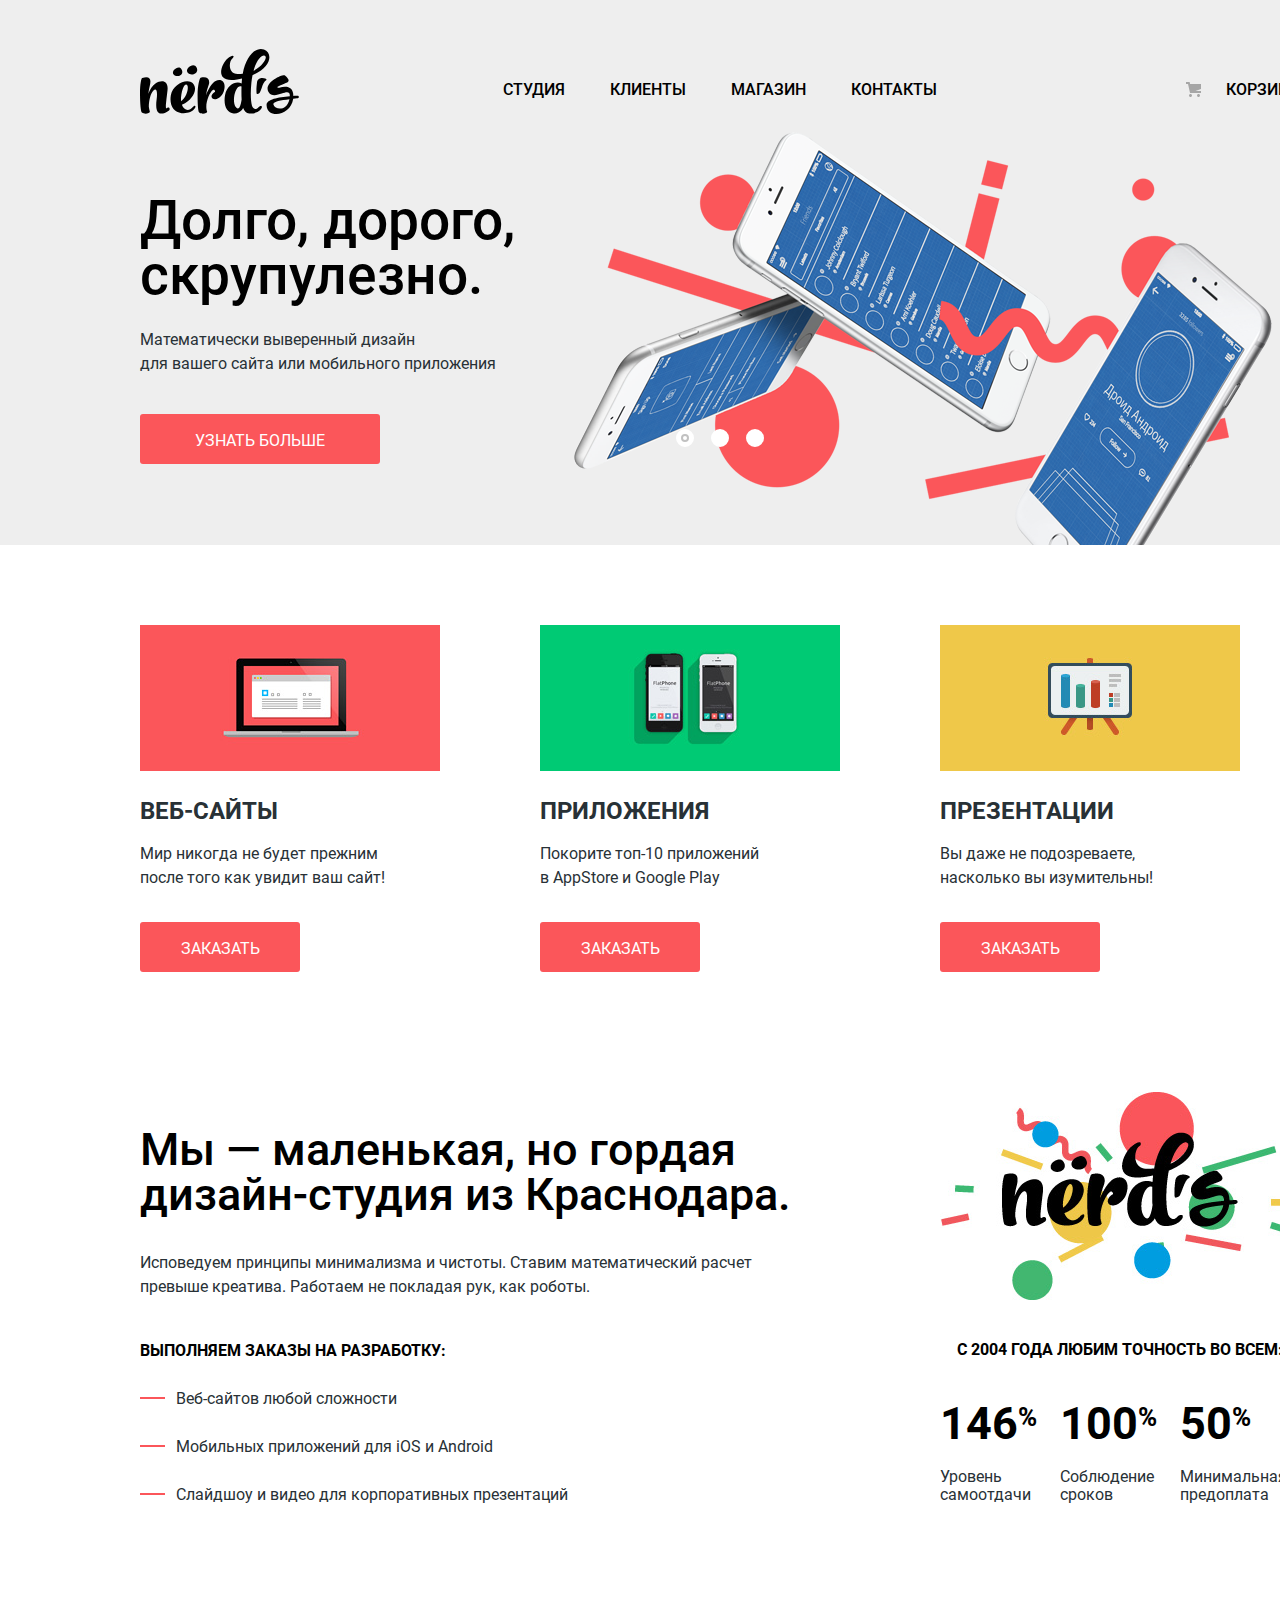
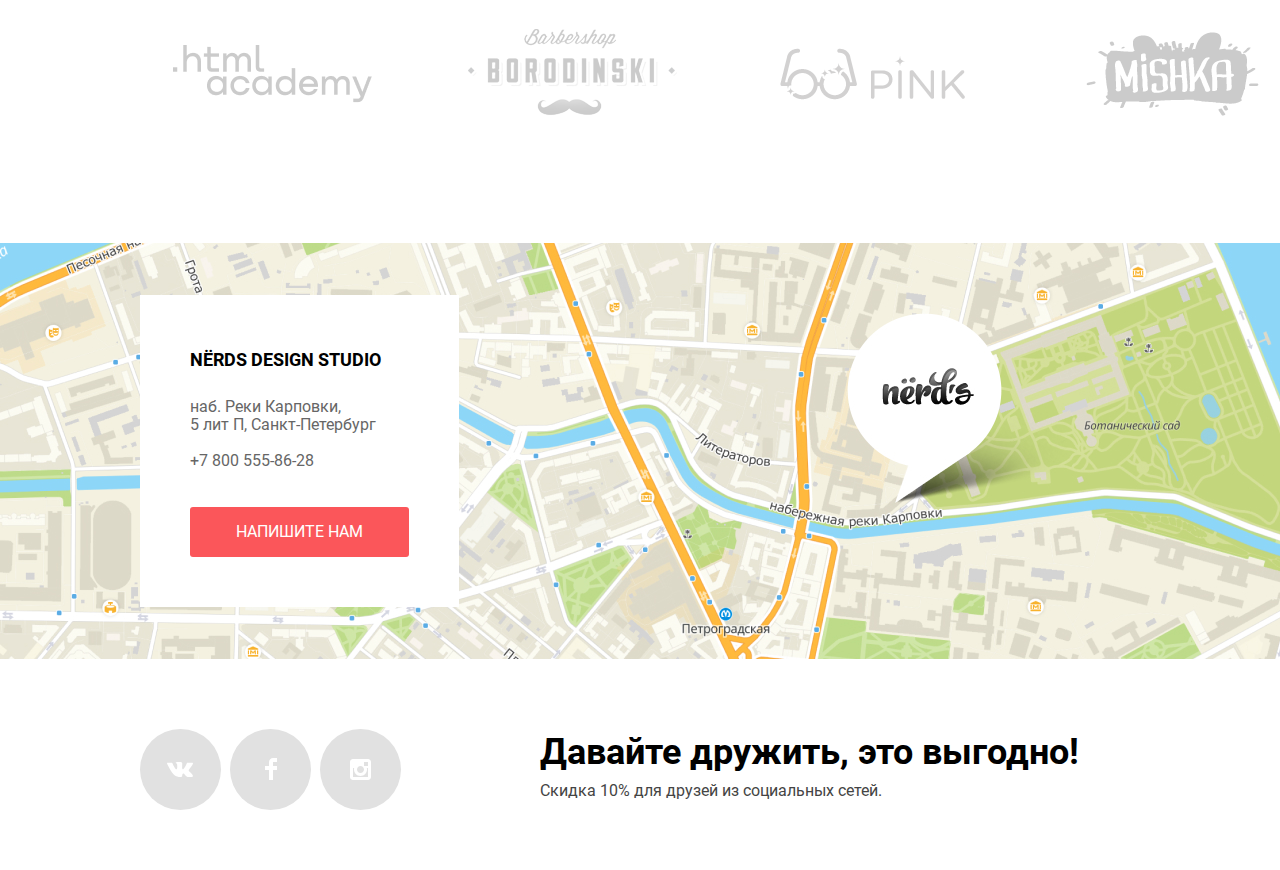
<file: index.html>
<!DOCTYPE html>
<html class="page" lang="ru">

<head>
  <meta charset="utf-8">
  <title>Дизайн-студия Нёрдс</title>
  <link href="normalize.css" rel="stylesheet">
  <link href="css/style.css" rel="stylesheet">
  <link rel="icon" href="favicon.ico">
  <link rel="icon" href="img/favicon/32.svg" type="image/svg+xml">
  <link rel="apple-touch-icon" href="img/favicon/180.png">
  <link rel="manifest" href="manifest.webmanifest">
</head>

<body class="page-body">

  <header class="main-header">
    <nav class="main-navigation container">
      <a class="main-header-logo" href="index.html">
        <img src="img/logo/nerds-logo.svg" width="159" height="65" alt="Логотип дизайн-студии Нёрдс">
      </a>
      <ul class="site-navigation">
        <li class="site-navigation-item"><a class="site-navigation-link" href="blank.html">Студия</a></li>
        <li class="site-navigation-item"><a class="site-navigation-link" href="blank.html">Клиенты</a></li>
        <li class="site-navigation-item"><a class="site-navigation-link" href="catalog.html">Магазин</a></li>
        <li class="site-navigation-item"><a class="site-navigation-link" href="#">Контакты</a></li>
      </ul>
      <div class="user-navigation">
        <a class="cart-link" href="blank.html">Корзина</a>
      </div>
    </nav>
  </header>

  <main class="main-page">

    <h1 class="visually-hidden">Дизайн-студия Нёрдс</h1>
    <section class="slider">
      <div class="site-wrapper site-wrapper-1">
        <div class="container">
          <h2 class="visually-hidden">Слайдер</h2>
          <ul class="slider-list">
            <li class="slider-item slide slider-current">
              <p class="slider-header">Долго, дорого, скрупулезно.</p>
              <p class="slider-description">Математически выверенный дизайн <br>
                для вашего сайта или мобильного приложения
              </p>
              <a class="button slider-button" hhref="catalog.html"><span>Узнать больше</span></a>
            </li>
            <li class="slider-item slide">
              <p class="slider-header">Любим математику как никто другой</p>
              <p class="slider-description">Никакого креатива, только математические формулы
                для расчета идеальных пропорций
              </p>
              <a class="button slider-button" href="catalog.html"><span>Узнать больше</span></a>
            </li>
            <li class="slider-item slide">
              <p class="slider-header">Только ночь, <br> только хардкор</p>
              <p class="slider-description">Работать днем, как все? Мы против этого.<br>
                Ближе к полуночи работа только начинается.
              </p>
              <a class="button slider-button" href="catalog.html"><span>Узнать больше</span></a>
            </li>
          </ul>
          <div class="slider-controls">
            <button class="current" type="button" aria-label="Первый слайд"></button>
            <button type="button" aria-label="Второй слайд"></button>
            <button type="button" aria-label="Третий слайд"></button>
          </div>
        </div>
      </div>
    </section>


    <section class="services container">
      <h2 class="visually-hidden">Услуги</h2>
      <ul class="services-list">
        <li class="services-item">
          <h3 class="services-header">Веб-сайты</h3>
          <p class="services-info">Мир никогда не будет прежним<br>
            после того как увидит ваш сайт!</p>
          <a class="button button-services" href="catalog.html"><span>Заказать</span></a>
        </li>
        <li class="services-item">
          <h3 class="services-header">Приложения</h3>
          <p class="services-info">Покорите топ-10 приложений<br>
            в AppStore и Google Play</p>
          <a class="button button-services" href="catalog.html"><span>Заказать</span></a>
        </li>
        <li class="services-item">
          <h3 class="services-header">Презентации</h3>
          <p class="services-info">Вы даже не подозреваете,<br>
            наcколько вы изумительны!</p>
          <a class="button button-services" href="catalog.html"><span>Заказать</span></a>
        </li>
      </ul>
    </section>

    <div class="container info-statistics-wrapper">
      <section class="info">
        <h2 class="visually-hidden">О нас</h2>
        <p class="info-header">Мы — маленькая, но гордая<br>
          дизайн-студия из Краснодара.</p>
        <p class="info-description">Исповедуем принципы минимализма и чистоты. Ставим математический расчет<br>
          превыше креатива. Работаем не покладая рук, как роботы.</p>
        <p class="info-oders">Выполняем заказы на разработку:</p>
        <ul class="info-list">
          <li class="info-item">Веб-сайтов любой сложности</li>
          <li class="info-item">Мобильных приложений для iOS и Android</li>
          <li class="info-item">Слайдшоу и видео для корпоративных презентаций</li>
        </ul>
      </section>

      <section class="statistics">
        <h2 class="visually-hidden">Статистика</h2>
        <p class="statistics-title">С 2004 года любим точность во всем:</p>
        <dl class="statistics-list">
          <dt class="statistics-term">Уровень самоотдачи</dt>
          <dd class="statistics-scale">146<sup class="percent">%</sup></dd>

          <dt class="statistics-term">Соблюдение сроков</dt>
          <dd class="statistics-scale">100<sup class="percent">%</sup></dd>

          <dt class="statistics-term">Минимальная предоплата</dt>
          <dd class="statistics-scale">50<sup class="percent">%</sup></dd>
        </dl>
      </section>
    </div>

    <section class="clients container">
      <h2 class="visually-hidden">Клиенты</h2>
      <ul class="clients-list">
        <li class="clients-item">
          <a class="clients-logo" href="#">
            <img src="img/logo/logo-1.png" width="199" height="57" alt="HTML Academy">
          </a>
        </li>
        <li class="clients-item">
          <a class="clients-logo" href="#">
            <img src="img/logo/logo-2.png" width="209" height="90" alt="«Барбершоп Бородинский»">
          </a>
        </li>
        <li class="clients-item">
          <a class="clients-logo" href="#">
            <img src="img/logo/logo-3.png" width="185" height="52" alt="Pink">
          </a>
        </li>
        <li class="clients-item">
          <a class="clients-logo" href="#">
            <img src="img/logo/logo-4.png" width="173" height="84" alt="Mishka">
          </a>
        </li>
      </ul>
    </section>

  </main>

  <footer class="main-footer">


    <section class="contacts map">
      <div class="container">
        <div class="contacts-background">
          <h2 class="visually-hidden">Контакты</h2>
          <p class="contacts-heading">Nёrds Design Studio</p>
          <p class="contacts-address">наб. Реки Карповки,<br>
            5 лит П, Санкт-Петербург
          </p>
          <p class="contacts-phone">
            <a class="footer-phone" href="tel:+78005558628">+7 800 555-86-28</a>
          </p>
          <a class="button button-contacts" href="#">Напишите нам</a>
        </div>
      </div>
    </section>


    <section class="footer-social container">
      <h2 class="visually-hidden">Давайте дружить!</h2>
      <ul class="social-list">
        <li class="social-item">
          <a class="social-button" href="#"><span class="visually-hidden">Вконтакте</span>
            <svg class="social-active" width="27" height="15" viewBox="0 0 27 15" fill="none"
              xmlns="http://www.w3.org/2000/svg">
              <path d="M16.138 11.51C17.094 11.201 18.318 13.55 19.621 14.449C20.599 15.13 21.348 14.983 21.348 14.983L24.821 14.933C24.821
            14.933 26.636 14.821 25.778 13.379C25.707 13.259 25.275 12.31 23.193 10.357C21.016 8.31404 21.311 8.64504 23.932 5.11304C25.529
            2.96004 26.168 1.64504 25.968 1.08504C25.776 0.546037 24.603 0.686037 24.603 0.686037L20.69 0.713037C20.309 0.714037 19.986 0.832037 
            19.839 1.22804C19.836 1.23204 19.218 2.89404 18.394 4.30704C16.653 7.29604 15.958 7.45504 15.67 7.26804C15.009 6.83504 15.176 5.53104 
            15.176 4.60404C15.176 1.70704 15.608 0.499037 14.33 0.187037C13.903 0.0830374 13.591 0.0150374 12.502 0.00503741C11.11 -0.0159626 9.92797 
            0.00503743 9.25797 0.334037C8.81297 0.557037 8.47197 1.04604 8.67897 1.07404C8.93897 1.10904 9.52197 1.23404 9.83397 1.66004C10.235 2.21204 
            10.223 3.44904 10.223 3.44904C10.223 3.44904 10.452 6.86004 9.68297 7.28304C9.15497 7.57304 8.43297 6.98104 6.87997 4.26704C6.08697 2.87904 
            5.48797 1.34504 5.48797 1.34504C5.48797 1.34504 5.37197 1.06004 5.16197 0.904037C4.91197 0.719037 4.56197 0.660037 4.56197 0.660037L0.84797 
            0.684037C0.84797 0.684037 0.28997 0.700037 0.0849697 0.946037C-0.0970303 1.16404 0.0699697 1.61404 0.0699697 1.61404C0.0699697 1.61404 2.97897 
            8.49504 6.27297 11.961C9.29297 15.143 12.725 14.932 12.725 14.932H14.28C14.28 14.932 14.749 14.878 14.989 14.62C15.213 14.38 15.203 13.929 
            15.203 13.929C15.203 13.929 15.172 11.82 16.138 11.51Z" fill="white" />
            </svg>
          </a>
        </li>
        <li class="social-item">
          <a class="social-button" href="#"><span class="visually-hidden">Фейсбук</span>
            <svg class="social-active" width="12" height="22" viewBox="0 0 12 22" fill="none"
              xmlns="http://www.w3.org/2000/svg">
              <path d="M12 4V0H8C5.79086 0 4 1.79086 4 4V8H0V12H4V22H8V12H12V8H8V4H12Z" fill="white" />
            </svg>
          </a>
        </li>
        <li class="social-item">
          <a class="social-button" href="#"><span class="visually-hidden">Инстаграм</span>
            <svg class="social-active" width="21" height="21" viewBox="0 0 21 21" fill="none"
              xmlns="http://www.w3.org/2000/svg">
              <path fill-rule="evenodd" clip-rule="evenodd" d="M3 0H18C19.65 0 21 1.35 21 3V18C21 19.65 19.65 21 18 21H3C1.35 21 0 19.65 0 18V3C0 1.35 1.35 0 3 0ZM14 10.5C14
            8.57 12.43 7 10.5 7C8.57 7 7 8.57 7 10.5C7 12.43 8.57 14 10.5 14C12.43 14 14 12.43 14 10.5ZM3 18V9H4.181C4.0626
            9.49127 4.00186 9.99467 4 10.5C4 14.0899 6.91015 17 10.5 17C14.0899 17 17 14.0899 17 10.5C16.9986 9.99464
            16.9379 9.49118 16.819 9H18V18H3ZM14 7H18V3H14V7Z" fill="white" />
            </svg>
          </a>
        </li>
      </ul>
      <p class="social-slogan">Давайте дружить, это выгодно!</p>
      <p class="social-promo">Скидка 10% для друзей из социальных сетей.</p>
    </section>

  </footer>

  <!-- <section class="modal">
    <h2 class="modal-title">Напишите нам</h2>
    <form class="connect-form" action="https://echo.htmlacademy.ru" method="post">
      <p>
        <label for="login-login">Ваше имя:</label>
        <input id="login-login" type="text" name="login" placeholder="Имя Фамилия">
      </p>
      <p>
        <label for="login-email">Ваш email:</label>
        <input id="login-email" type="email" name="email" placeholder="email@example.com">
      </p>
      <p>
        <textarea name="comment" id="comment-field" placeholder="В свободной форме"></textarea>
      </p>
      <button class="button" type="submit">Отправить</button>
    </form>
    <button class="modal-close" type="button">Закрыть</button>
  </section> -->

</body>

</html>
</file>
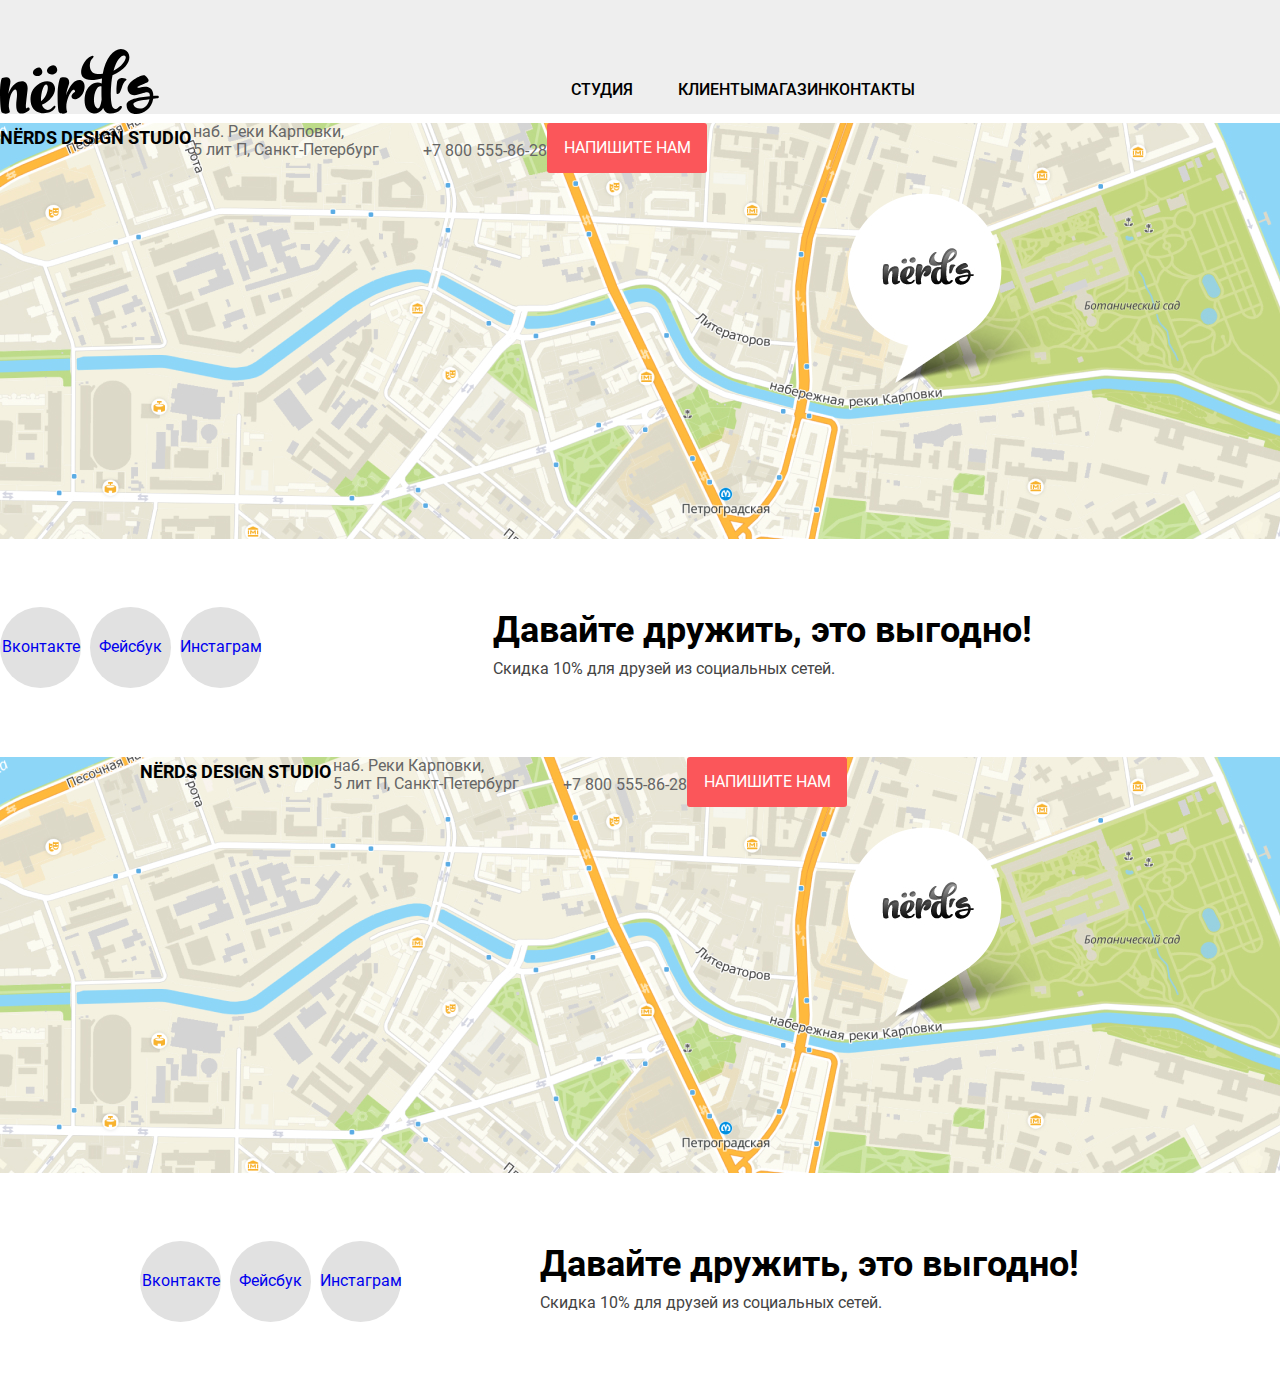
<file: blank.html>
<!DOCTYPE html>
<html class="page" lang="ru">

<head>
  <meta charset="utf-8">
  <title>Дизайн-студия Нёрдс</title>
  <link href="normalize.css" rel="stylesheet">
  <link href="css/style.css" rel="stylesheet">
  <link rel="icon" href="favicon.ico">
  <link rel="icon" href="img/favicon/32.svg" type="image/svg+xml">
  <link rel="apple-touch-icon" href="img/favicon/180.png">
  <link rel="manifest" href="manifest.webmanifest">
</head>

<body class="page-body">

  <header class="main-header">
    <nav class="main-navigation">
      <a class="main-header-logo" href="index.html">
        <img src="img/logo/nerds-logo.svg" width="159" height="65" alt="Логотип дизайн-студии Нёрдс">
      </a>
      <ul class="site-navigation">
        <li class="site-navigation-item"><a class="site-navigation-link" href="blank.html">Студия</a></li>
        <li><a href="blank.html">Клиенты</a></li>
        <li><a href="catalog.html">Магазин</a></li>
        <li><a href="#">Контакты</a></li>
      </ul>
      <div class="user-navigation">
      <a class="cart-link" href="blank.html">Корзина</a>
      </div>
    </nav>
  </header>

  <main>

  </main>

  <footer class="main-footer">
    
    <div class="map">
    <section class="contacts">
      <h2 class="visually-hidden">Контакты</h2>
      <p class="contacts-heading">Nёrds Design Studio</p>
      <p class="contacts-address">наб. Реки Карповки,<br>
        5 лит П, Санкт-Петербург
      </p>
      <p>
        <a class="footer-phone" href="tel:+78005558628">+7 800 555-86-28</a>
      </p>
      <a class="button" href="#">Напишите нам</a>

    </section>
    </div>

    <section class="footer-social">
      <h2 class="visually-hidden">Давайте дружить!</h2>
      <ul class="social-list">
        <li class="social-item">
          <a class="social-button" href="#">Вконтакте</a>
        </li>
        <li class="social-item">
          <a class="social-button" href="#">Фейсбук</a>
        </li>
        <li class="social-item">
          <a  class="social-button" href="#">Инстаграм</a>
        </li>
      </ul>
      <p class="social-slogan">Давайте дружить, это выгодно!</p>
      <p class="social-promo">Скидка 10% для друзей из социальных сетей.</p>
    </section>

    <footer class="main-footer">

      <div class="map">
        <section class="contacts container">
          <h2 class="visually-hidden">Контакты</h2>
          <p class="contacts-heading">Nёrds Design Studio</p>
          <p class="contacts-address">наб. Реки Карповки,<br>
            5 лит П, Санкт-Петербург
          </p>
          <p>
            <a class="footer-phone" href="tel:+78005558628">+7 800 555-86-28</a>
          </p>
          <a class="button" href="#">Напишите нам</a>
  
        </section>
      </div>
  
      <section class="footer-social container">
        <!-- <h2 class="visually-hidden">Давайте дружить!</h2> -->
        <ul class="social-list">
          <li class="social-item">
            <a class="social-button" href="#">Вконтакте</a>
          </li>
          <li class="social-item">
            <a class="social-button" href="#">Фейсбук</a>
          </li>
          <li class="social-item">
            <a class="social-button" href="#">Инстаграм</a>
          </li>
        </ul>
        <p class="social-slogan">Давайте дружить, это выгодно!</p>
        <p class="social-promo">Скидка 10% для друзей из социальных сетей.</p>
      </section>
  
    </footer>
  
    <!-- <section class="modal">
      <h2 class="modal-title">Напишите нам</h2>
      <form class="connect-form" action="https://echo.htmlacademy.ru" method="post">
        <p>
          <label for="login-login">Ваше имя:</label>
          <input id="login-login" type="text" name="login" placeholder="Имя Фамилия">
        </p>
        <p>
          <label for="login-email">Ваш email:</label>
          <input id="login-email" type="email" name="email" placeholder="email@example.com">
        </p>
        <p>
          <textarea name="comment" id="comment-field" placeholder="В свободной форме"></textarea>
        </p>
        <button class="button" type="submit">Отправить</button>
      </form>
      <button class="modal-close" type="button">Закрыть</button>
    </section> -->
  
  </body>
  
  </html>
</file>
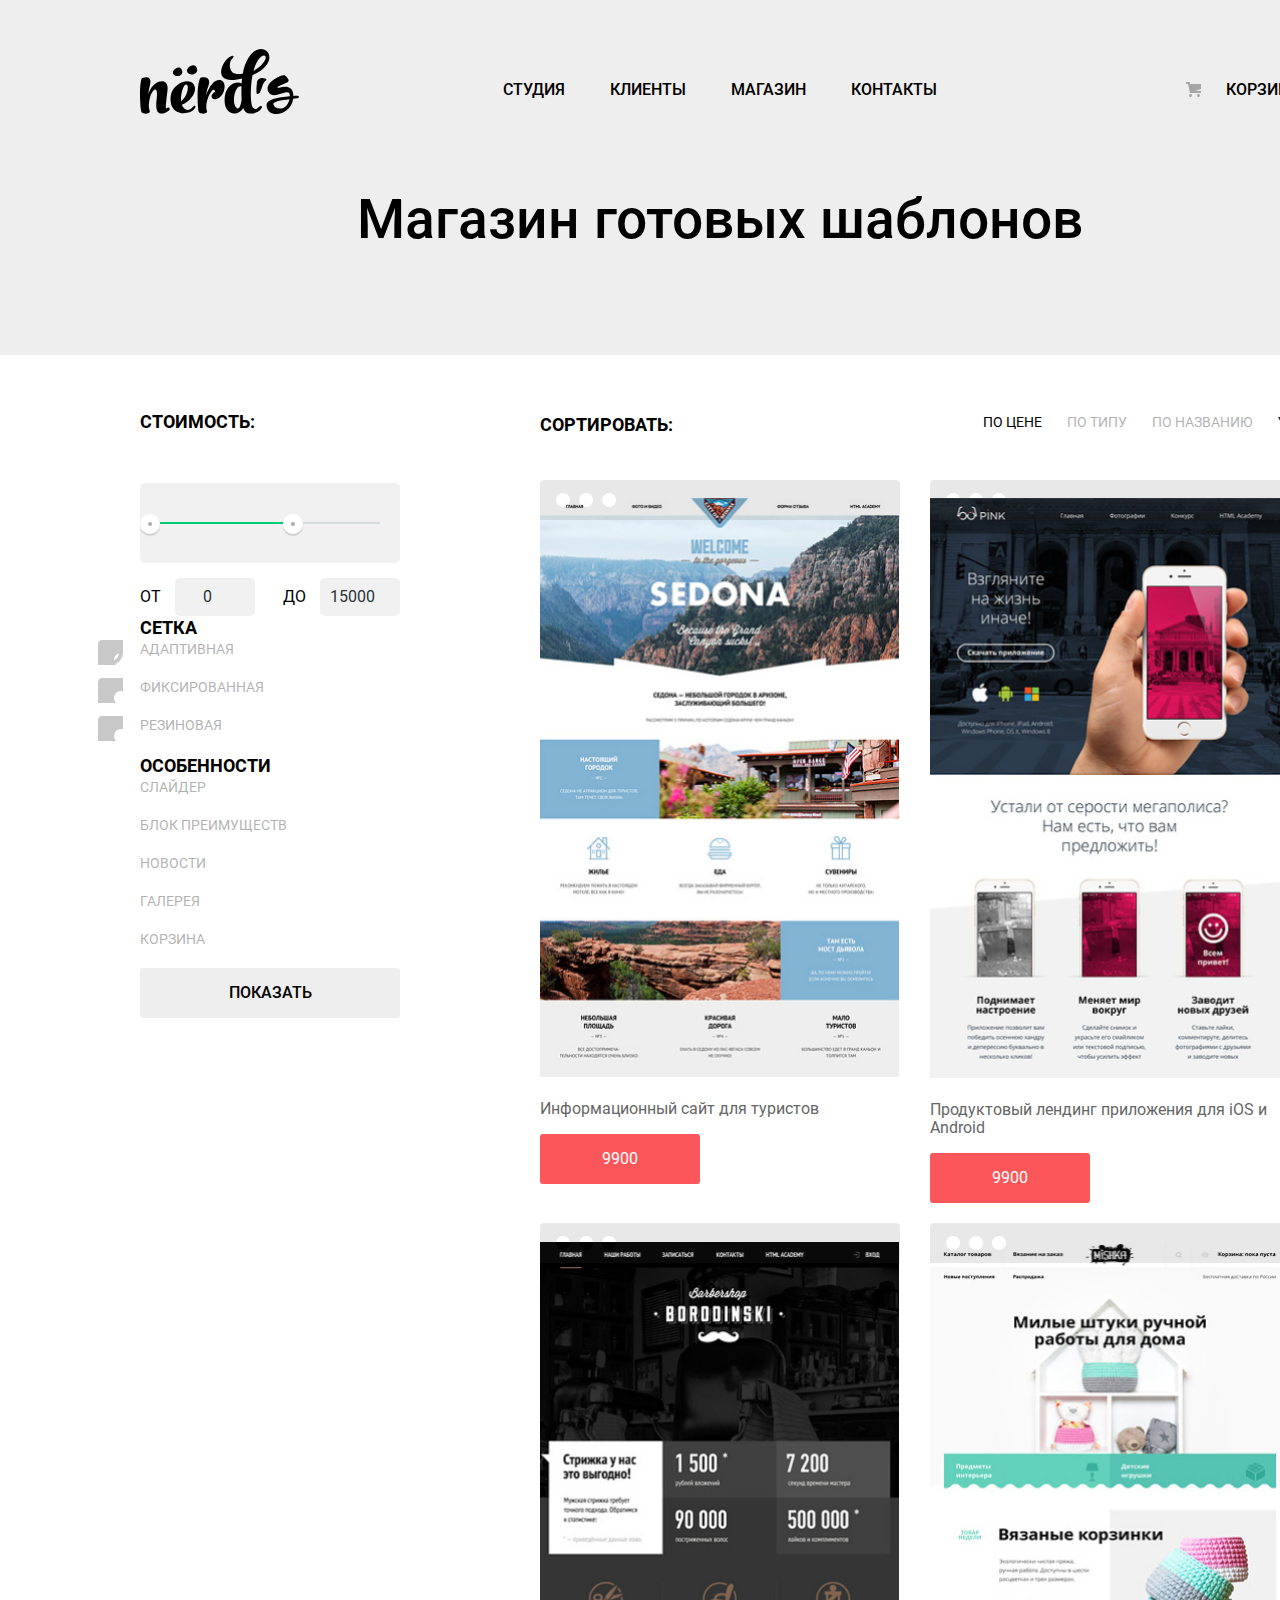
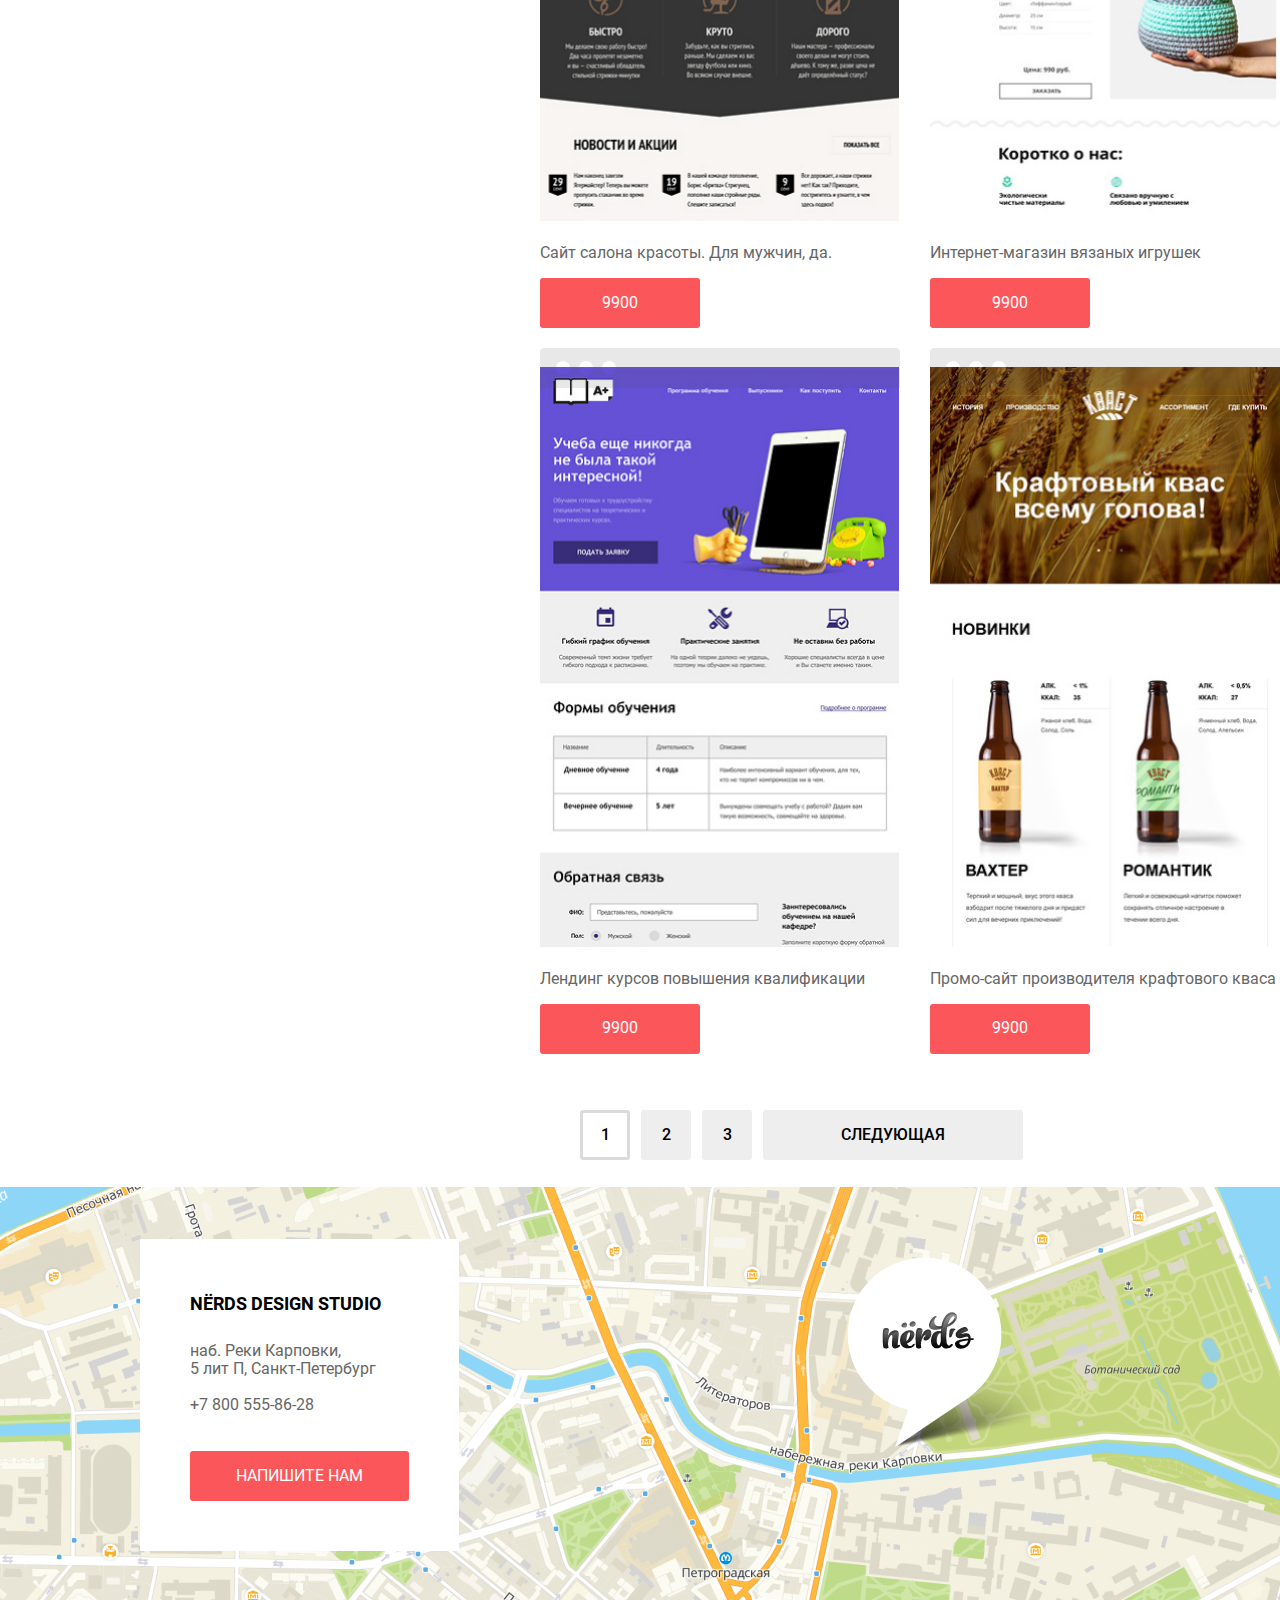
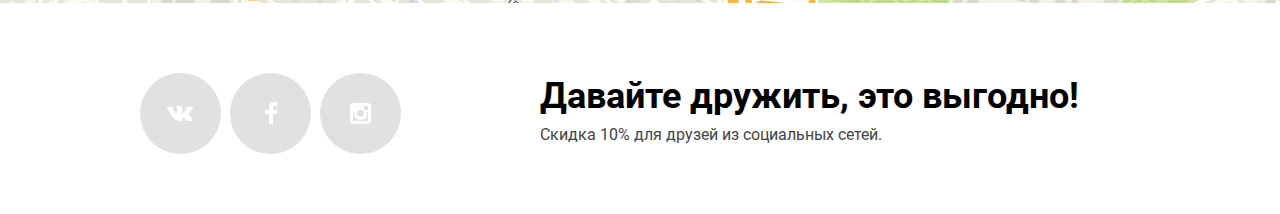
<file: catalog.html>
<!DOCTYPE html>
<html class="page" lang="ru">

<head>
  <meta charset="utf-8">
  <title>Дизайн-студия Нёрдс</title>
  <link href="normalize.css" rel="stylesheet">
  <link href="css/style.css" rel="stylesheet">
  <link rel="icon" href="favicon.ico">
  <link rel="icon" href="img/favicon/32.svg" type="image/svg+xml">
  <link rel="apple-touch-icon" href="img/favicon/180.png">
  <link rel="manifest" href="manifest.webmanifest">
</head>

<body class="page-body">

  <header class="main-header">
    <nav class="main-navigation container">
      <a class="main-header-logo" href="index.html">
        <img src="img/logo/nerds-logo.svg" width="159" height="65" alt="Логотип дизайн-студии Нёрдс">
      </a>
      <ul class="site-navigation">
        <li class="site-navigation-item"><a class="site-navigation-link" href="blank.html">Студия</a></li>
        <li class="site-navigation-item"><a class="site-navigation-link" href="blank.html">Клиенты</a></li>
        <li class="site-navigation-item"><a class="site-navigation-link" href="catalog.html">Магазин</a></li>
        <li class="site-navigation-item"><a class="site-navigation-link" href="#">Контакты</a></li>
      </ul>
      <div class="user-navigation">
        <a class="cart-link" href="blank.html">Корзина</a>
      </div>
    </nav>
  </header>

  <main class="main-page">
    <div class="catalog-background">
        <h1 class="catalog container">Магазин готовых шаблонов</h1>
    </div>

    <div class="catalog-page container">
      <section class="goods-filter">
        <h2 class="visually-hidden">Фильтр товаров</h2>
        <form action="https://echo.htmlacademy.ru" method="get">
          <fieldset class="filter-item">
            <legend class="legend-shop">Стоимость:</legend>
            <div class="range-filter">
              <div class="range-controls">
                <div class="scale">
                  <div class="bar" style="
                    width: 60%;
                    /* margin-left: 20% */
                  "></div>
                </div>
                <div class="toggle toggle-min" tabindex="0" style="
                  left: 0%
                "></div>
                <div class="toggle toggle-max" tabindex="0" style="
                  left: 55%
                "></div>
              </div>
              <div class="price-controls">
                <label class="min-price">
                  от <input type="number" name="min-price" value="0">
                </label>
                <label class="max-price">
                  до <input type="number" name="max-price" value="15000">
                </label>
              </div>
            </div>
          </fieldset>
          <fieldset class="filter-item">
            <legend class="legend-shop">Сетка</legend>
            <ul class="filter-list">
              <li class="filter-option filter-radio">
                <input class="visually-hidden filter-input-radio filter-input" type="radio" name="product-group" value="adaptive"
                  id="filter-adaptive" checked>
                <label class="filter-input" for="filter-adaptive">Адаптивная</label>
              </li>
              <li class="filter-option filter-radio">
                <input class="visually-hidden filter-input-radio filter-input" type="radio" name="product-group" value="fixed"
                  id="filter-fixed">
                <label class="filter-input" for="filter-fixed">Фиксированная</label>
              </li>
              <li class="filter-option filter-radio">
                <input class="visually-hidden filter-input-radio filter-input" type="radio" name="product-group" value="elastic"
                  id="filter-elastic">
                <label class="filter-input" for="filter-elastic">Резиновая</label>
              </li>
            </ul>
          </fieldset>
          <fieldset class="filter-item">
            <legend class="legend-shop">Особенности</legend>
            <ul class="filter-list">
              <li class="filter-option filter-checkbox">
                <input class="visually-hidden filter-input-checkbox filter-input" type="checkbox" name="slider" id="filter-slider" checked>
                <label class="filter-label-checkbox" for="filter-slider">Слайдер</label>
              </li>
              <li class="filter-option filter-checkbox">
                <input class="visually-hidden filter-input-checkbox filter-input" type="checkbox" name="advantage-block"
                  id="filter-advantage-block">
                <label class="filter-label-checkbox" for="filter-advantage-block">Блок преимуществ</label>
              </li>
              <li class="filter-option filter-checkbox">
                <input class="visually-hidden filter-input-checkbox filter-input" type="checkbox" name="news" id="filter-news" checked>
                <label class="filter-label-checkbox" for="filter-news">Новости</label>
              </li>
              <li class="filter-option filter-checkbox">
                <input class="visually-hidden filter-input-checkbox filter-input" type="checkbox" name="gallery" id="filter-gallery">
                <label class="filter-label-checkbox" for="filter-gallery">Галерея</label>
              </li>
              <li class="filter-option filter-checkbox">
                <input class="visually-hidden filter-input-checkbox filter-input" type="checkbox" name="basket" id="filter-basket">
                <label class="filter-label-checkbox" for="filter-basket">Корзина</label>
              </li>
            </ul>
          </fieldset>
          <button class="button-show" type="submit">Показать</button>
        </form>
      </section>

      <section class="sorting-filter">

        <h2 class="legend-shop">Сортировать:</h2>
        <ul class="sort-list">
          <li class="sort-item">
            <a class="sort-option current-sort" href="catalog.html">По цене</a>
          </li>
          <li class="sort-item">
            <a class="sort-option" href="catalog.html">По типу</a>
          </li>
          <li class="sort-item">
            <a class="sort-option" href="catalog.html">По названию</a>
          </li>
        </ul>

        <ul class="order-list">
          <li class="order-item">
            <a class="order-link" href="catalog.html"><span class="visually-hidden">От большего к меньшему</span>
              <svg class="order-button order-current"width="11" height="10" viewBox="0 0 11 10" fill="none" xmlns="http://www.w3.org/2000/svg">
                <path d="M5.5 10L0 0H11" fill="#A6A6A6"/>
              </svg>               
            </a>
          </li>
          <li class="order-item">
            <a class="order-link" href="catalog.html"><span class="visually-hidden">От меньшего к большему</span>
              <svg class="order-button" width="11" height="10" viewBox="0 0 11 10" fill="none" xmlns="http://www.w3.org/2000/svg">
                <path d="M5.5 0L0 10H11L5.5 0Z" fill="#A6A6A6"/>
              </svg>
            </a>
          </li>
        </ul>

      </section>

      <section class="goods-page">
        <h2 class="visually-hidden">Товары</h2>
        <ul class="goods-list">
          <li class="goods-item">
            <h3><a class="goods-name" href="#"><span class="visually-hidden">Sedona</span></a></h3>
            <a href="#"><img src="img/img-sedona.jpg" width="359" height="578" alt="Sedona"></a>
            <p class="goods-description">Информационный сайт для туристов</p>
            <button class="button" type="button">9900</button>
          </li>
          <li class="goods-item">
            <h3><a class="goods-name" href="#"><span class="visually-hidden">Pink App</span></a></h3>
            <a href="#"><img src="img/img-pink.jpg" width="359" height="578" alt="Pink App"></a>
            <p class="goods-description">Продуктовый лендинг приложения для iOS и Android</p>
            <button class="button" type="button">9900</button>
          </li>
          <li class="goods-item">
            <h3><a class="goods-name" href="#"><span class="visually-hidden">Barbershop</span></a></h3>
            <a href="#"><img src="img/img-barbershop.jpg" width="359" height="578" alt="Barbershop"></a>
            <p class="goods-description">Сайт салона красоты. Для мужчин, да.</p>
            <button class="button" type="button">9900</button>
          </li>
          <li class="goods-item">
            <h3><a class="goods-name" href="#"><span class="visually-hidden">Mishka</span></a></h3>
            <a href="#"><img src="img/img-mishka.jpg" width="359" height="578" alt="Mishka"></a>
            <p class="goods-description">Интернет-магазин вязаных игрушек</p>
            <button class="button" type="button">9900</button>
          </li>
          <li class="goods-item">
            <h3><a class="goods-name" href="#"><span class="visually-hidden">A Plus</span></a></h3>
            <a href="#"><img src="img/img-aplus.png" width="359" height="578" alt="A Plus"></a>
            <p class="goods-description">Лендинг курсов повышения квалификации</p>
            <button class="button" type="button">9900</button>
          </li>
          <li class="goods-item">
            <h3><a class="goods-name" href="#"><span class="visually-hidden">Кваст</span></a></h3>
            <a href="#"><img src="img/img-kvast.jpg" width="359" height="578" alt="Кваст"></a>
            <p class="goods-description">Промо-сайт производителя крафтового кваса</p>
            <button class="button" type="button">9900</button>
          </li>
        </ul>
      </section>

      <section class="filter-pagination">
        <h2 class="visually-hidden">Пагинация</h2>
        <ul class="pagination-list">
          <li>
            <a class="pagination-page pagination-current" href="#"><span>1</span></a>
          </li>
          <li>
            <a class="pagination-page" href="#"><span>2</span></a>
          </li>
          <li>
            <a class="pagination-page" href="#"><span>3</span></a>
          </li>
          <li>
            <a class="pagination-page pagination-next" href="#"><span>Следующая</span></a>
          </li>
        </ul>
      </section>
    </div>

  </main>

  <footer class="main-footer">


    <section class="contacts map">
      <div class="container">
        <div class="contacts-background">
          <h2 class="visually-hidden">Контакты</h2>
          <p class="contacts-heading">Nёrds Design Studio</p>
          <p class="contacts-address">наб. Реки Карповки,<br>
            5 лит П, Санкт-Петербург
          </p>
          <p class="contacts-phone">
            <a class="footer-phone" href="tel:+78005558628">+7 800 555-86-28</a>
          </p>
          <a class="button button-contacts" href="#">Напишите нам</a>
        </div>
      </div>
    </section>


    <section class="footer-social container">
      <h2 class="visually-hidden">Давайте дружить!</h2>
      <ul class="social-list">
        <li class="social-item">
          <a class="social-button" href="#"><span class="visually-hidden">Вконтакте</span>
            <svg class="social-active" width="27" height="15" viewBox="0 0 27 15" fill="none"
              xmlns="http://www.w3.org/2000/svg">
              <path d="M16.138 11.51C17.094 11.201 18.318 13.55 19.621 14.449C20.599 15.13 21.348 14.983 21.348 14.983L24.821 14.933C24.821
            14.933 26.636 14.821 25.778 13.379C25.707 13.259 25.275 12.31 23.193 10.357C21.016 8.31404 21.311 8.64504 23.932 5.11304C25.529
            2.96004 26.168 1.64504 25.968 1.08504C25.776 0.546037 24.603 0.686037 24.603 0.686037L20.69 0.713037C20.309 0.714037 19.986 0.832037 
            19.839 1.22804C19.836 1.23204 19.218 2.89404 18.394 4.30704C16.653 7.29604 15.958 7.45504 15.67 7.26804C15.009 6.83504 15.176 5.53104 
            15.176 4.60404C15.176 1.70704 15.608 0.499037 14.33 0.187037C13.903 0.0830374 13.591 0.0150374 12.502 0.00503741C11.11 -0.0159626 9.92797 
            0.00503743 9.25797 0.334037C8.81297 0.557037 8.47197 1.04604 8.67897 1.07404C8.93897 1.10904 9.52197 1.23404 9.83397 1.66004C10.235 2.21204 
            10.223 3.44904 10.223 3.44904C10.223 3.44904 10.452 6.86004 9.68297 7.28304C9.15497 7.57304 8.43297 6.98104 6.87997 4.26704C6.08697 2.87904 
            5.48797 1.34504 5.48797 1.34504C5.48797 1.34504 5.37197 1.06004 5.16197 0.904037C4.91197 0.719037 4.56197 0.660037 4.56197 0.660037L0.84797 
            0.684037C0.84797 0.684037 0.28997 0.700037 0.0849697 0.946037C-0.0970303 1.16404 0.0699697 1.61404 0.0699697 1.61404C0.0699697 1.61404 2.97897 
            8.49504 6.27297 11.961C9.29297 15.143 12.725 14.932 12.725 14.932H14.28C14.28 14.932 14.749 14.878 14.989 14.62C15.213 14.38 15.203 13.929 
            15.203 13.929C15.203 13.929 15.172 11.82 16.138 11.51Z" fill="white" />
            </svg>
          </a>
        </li>
        <li class="social-item">
          <a class="social-button" href="#"><span class="visually-hidden">Фейсбук</span>
            <svg class="social-active" width="12" height="22" viewBox="0 0 12 22" fill="none"
              xmlns="http://www.w3.org/2000/svg">
              <path d="M12 4V0H8C5.79086 0 4 1.79086 4 4V8H0V12H4V22H8V12H12V8H8V4H12Z" fill="white" />
            </svg>
          </a>
        </li>
        <li class="social-item">
          <a class="social-button" href="#"><span class="visually-hidden">Инстаграм</span>
            <svg class="social-active" width="21" height="21" viewBox="0 0 21 21" fill="none"
              xmlns="http://www.w3.org/2000/svg">
              <path fill-rule="evenodd" clip-rule="evenodd" d="M3 0H18C19.65 0 21 1.35 21 3V18C21 19.65 19.65 21 18 21H3C1.35 21 0 19.65 0 18V3C0 1.35 1.35 0 3 0ZM14 10.5C14
            8.57 12.43 7 10.5 7C8.57 7 7 8.57 7 10.5C7 12.43 8.57 14 10.5 14C12.43 14 14 12.43 14 10.5ZM3 18V9H4.181C4.0626
            9.49127 4.00186 9.99467 4 10.5C4 14.0899 6.91015 17 10.5 17C14.0899 17 17 14.0899 17 10.5C16.9986 9.99464
            16.9379 9.49118 16.819 9H18V18H3ZM14 7H18V3H14V7Z" fill="white" />
            </svg>
          </a>
        </li>
      </ul>
      <p class="social-slogan">Давайте дружить, это выгодно!</p>
      <p class="social-promo">Скидка 10% для друзей из социальных сетей.</p>
    </section>

  </footer>

  <!-- <section class="modal">
    <h2 class="modal-title">Напишите нам</h2>
    <form class="connect-form" action="https://echo.htmlacademy.ru" method="post">
      <p>
        <label for="login-login">Ваше имя:</label>
        <input id="login-login" type="text" name="login" placeholder="Имя Фамилия">
      </p>
      <p>
        <label for="login-email">Ваш email:</label>
        <input id="login-email" type="email" name="email" placeholder="email@example.com">
      </p>
      <p>
        <textarea name="comment" id="comment-field" placeholder="В свободной форме"></textarea>
      </p>
      <button class="button" type="submit">Отправить</button>
    </form>
    <button class="modal-close" type="button">Закрыть</button>
  </section> -->

</body>

</html>
</file>
<file: css/style.css>
/* Fonts */
@font-face {
  font-family: "Roboto";
  font-weight: 400;
  font-style: normal;
  src: local("Roboto"),
    url("../fonts/roboto.woff2") format("woff2"),
    url("../fonts/roboto.woff") format("woff");
  font-display: swap;
}

@font-face {
  font-family: "Roboto";
  font-weight: 500;
  font-style: normal;
  src: local("Roboto"),
    url("../fonts/robotomedium.woff2") format("woff2"),
    url("../fonts/robotomedium.woff") format("woff");
  font-display: swap;
}

@font-face {
  font-family: "Roboto";
  font-weight: 700;
  font-style: normal;
  src: local("Roboto"),
    url("../fonts/robotobold.woff2") format("woff2"),
    url("../fonts/robotobold.woff") format("woff");
  font-display: swap;
}

/* Variables */

:root {
  /* Text */
  --text-color-main: #000000;
  --text-color-buttons: #FFFFFF;
  --background-color-header: #EEEEEE;
  --text-color-hover: #FB565A;
  --text-color-addition: #283136;
  --text-color-address: #666666;
  --text-color-promo: #444444;
  /* Buttons */
  --background-button-quiet: #FB565A;
  --background-button-hover: #E74246;
  --background-button-active: #D7373B;
  --background-appbutton-quiet: #00CA74;
  --background-appbutton-hover: #00BC6C;
  --background-appbutton-active: #00AA62;
  --background-presentation-quiet: #EFC849;
  --background-presentation-hover: #EAB534;
  --background-presentation-active: #E5A722;
  --background-icon-color: #E1E1E1;
  /* Modal */
  --border-color: #D7DCDE;
  --border-color-hover: #B4B9BB;
  /* Pagination */
  --background-pagination-hover: #DFDFDF;
  --background-pagination-active: #D5D5D5;
  --background-pagination-border: #DBDBDB;

}

/* Global */

body {
  margin: 0px;
  font-family: "Roboto", Arial, sans-serif;
  font-size: 16px;
  line-height: 24px;
  font-weight: 400;
  color: var(--text-color-main);
  min-height: 100%;
  display: grid;
  grid-template-rows: min-content 1fr min-content;
  align-content: start;
}

h2 {
  margin: 0;
}

a {
  text-decoration: none;
}

img {
  max-width: 100%;
  height: auto;
}

.visually-hidden {
  position: absolute;
  width: 1px;
  height: 1px;
  margin: -1px;
  border: 0;
  padding: 0;
  white-space: nowrap;
  clip-path: inset(100%);
  clip: rect(0 0 0 0);
  overflow: hidden;
}

/* Grid */

.page {
  height: 100%;
}

.container {
  width: 1160px;
  margin: 0 auto;
  padding: 0 10px;
}

.button {
  display: flex;
  align-items: center;
  justify-content: center;
  background-color: var(--background-button-quiet);
  color: var(--text-color-buttons);
  text-transform: uppercase;
  border: none;
  width: 160px;
  height: 50px;
  border-radius: 3px;
}

.button:hover {
  background-color: var(--background-button-hover);
  color: var(--text-color-buttons);
  text-transform: uppercase;
}

.button:active {
  background-color: var(--background-button-active);
  color: var(--text-color-buttons);
  text-transform: uppercase;
}

.button:active span {
  opacity: 0.3;
}

.button span {
  padding-top: 5px;
}


/* Main navigation */

.main-header {
  background-color: var(--background-color-header);
  padding-top: 48px;
}


.main-navigation {
  display: grid;
  grid-template-columns: auto 1fr min-content;
  column-gap: 40px;
  align-items: end;
}


.main-navigation a {
  line-height: 30px;
  font-weight: 500;
  color: var(--text-color-main);
  text-transform: uppercase;
}

.site-navigation {
  display: flex;
  justify-content: flex-start;
  flex-wrap: wrap;
  list-style: none;
  justify-self: center;
  margin: 0;
  padding: 0;
}

.site-navigation a,
.user-navigation a {
  display: block;
  padding-bottom: 9px;
}

.site-navigation-item {
  margin-right: 45px;
}

.user-navigation {
  max-width: 140px;
}

.main-navigation a,
.user-navigation a {
  color: var(--text-color-main);
}

.site-navigation a:hover,
.user-navigation a:hover {
  color: var(--text-color-hover);
}

.site-navigation a:active,
.user-navigation a:active {
  color: var(--text-color-main);
  opacity: 0.3;
}

.main-header-logo img {
  vertical-align: middle;
}

.main-header-logo:hover {
  opacity: 0.7;
}

.main-header-logo:active {
  opacity: 0.3;
}


/* Cart Link */

.user-navigation .cart-link {
  position: relative;
  padding-left: 40px;
}


.cart-link::before {
  content: "";
  position: absolute;
  top: 7px;
  left: 0px;
  width: 15px;
  height: 15px;
  background-image: url("../img/cart-icon.svg");
  background-repeat: no-repeat;
  background-position: 0 0;
}

.cart-link:hover::before,
.cart-link:focus::before,
.cart-link:active::before {
  opacity: 1;
}

/* Slider */

.slider {
  position: relative;
  background-color: var(--background-color-header);
  margin-bottom: 80px;
}

.slider-list {
  margin: 0;
  padding: 0;
  list-style: none;
}


.slider-item {
  display: grid;
  column-gap: 40px;
  grid-template-columns: repeat(3, 1fr);
  grid-template-rows: auto min-content 1fr;
}

.slider-header {
  grid-column: 1 / 3;
  grid-row: 1 / 2;
  width: 538px;
  margin: 0;
  margin-top: 79px;
  margin-bottom: 25px;
  font-weight: 500;
  font-size: 55px;
  line-height: 55px;
  color: var(--text-color-main);
}

.slider-description {
  grid-column: 1 / 3;
  grid-row: 2 / 3;
  width: 400px;
  margin-top: 0px;
  margin-bottom: 38px;
  font-weight: 400;
  font-size: 16px;
  line-height: 24px;
  color: var(--text-color-addition);
}

.slider-button {
  grid-column: 1 / 2;
  grid-row: 3 / -1;
  justify-self: start;
  width: 240px;
  height: 50px;
  border-radius: 3px;
}

.slider-controls {
  display: flex;
  justify-content: center;
  position: absolute;
  bottom: 98px;
  left: 50%;
  margin-left: -44px;
  z-index: 20;
  min-width: 88px;
}

.slider-controls button {
  padding: 0;
  margin-right: 17px;
  width: 18px;
  height: 18px;
  background-color: #FFFFFF;
  border: 2px solid #ffffff;
  border-radius: 50%;
  cursor: pointer;
}

.slider-controls .current {
  background-image: url(../img/Slider/Ellipse.svg);
  background-repeat: no-repeat;
  background-position: center;

}

.slide {
  display: none;
}

.slider-current {
  display: grid;
}

.slider-item:first-child::before {
  content: '';
  background-image: url(../img/nerds-index-slide1.png);
  background-repeat: no-repeat;
  width: 760px;
  height: 431px;

  grid-column: 2 / -1; 
  grid-row: 1 / -1;
}


/* Services */

.services {
  font-weight: 400;
  font-size: 16px;
  line-height: 24px;
  color: var(--text-color-addition);
  margin-bottom: 80px;
}

.services-header {
  font-weight: 700;
  font-size: 24px;
  line-height: 30px;
  text-transform: uppercase;
  margin: 0;
}

.services-list {
  display: grid;
  column-gap: 40px;
  grid-template-columns: repeat(3, 1fr);
  list-style: none;
  margin: 0;
  padding: 0;
}


.services-info {
  font-weight: 400;
  font-size: 16px;
  line-height: 24px;
  color: var(--text-color-addition);
  margin-bottom: 32px;
}

.services-item {
  display: flex;
  flex-direction: column;
}

.services-item::before {
  content: '';
  width: 300px;
  height: 146px;
  background-repeat: no-repeat;
  background-position: 0 0;
  margin-bottom: 25px;
}

.services-item:first-child::before {
  background-image: url(../img/illustration-1.png);
}

.services-item:nth-child(2)::before {
  background-image: url(../img/illustration-2.png);
}

.services-item:nth-child(3)::before {
  background-image: url(../img/illustration-3.png);
}

.button-services {
  margin-bottom: 30px;
}

/* .button-services .span {
  padding-top: 1px;
} */


.button-apps {
  background-color: var(--background-appbutton-quiet);
  color: var(--text-color-buttons);
  text-transform: uppercase;
}

.button-apps:hover {
  background-color: var(--background-appbutton-hover);
  color: var(--text-color-buttons);
  text-transform: uppercase;
}

.button-apps:active {
  background-color: var(--background-appbutton-active);
  color: var(--text-color-buttons);
  text-transform: uppercase;
}

.button-presentation {
  background-color: var(--background-presentation-quiet);
  color: var(--text-color-buttons);
  text-transform: uppercase;
}

.button-presentation:hover {
  background-color: var(--background-presentation-hover);
  color: var(--text-color-buttons);
  text-transform: uppercase;
}

.button-presentation:active {
  background-color: var(--background-presentation-active);
  color: var(--text-color-buttons);
  text-transform: uppercase;
}

/* Information */

.info-statistics-wrapper {
  display: grid;
  grid-template-columns: repeat(3, 1fr);
  column-gap: 40px;
}

.info {
  grid-column: 1 / 3;
}

.info-header {
  font-weight: 500;
  font-size: 45px;
  line-height: 45px;
  color: var(--text-color-main);
  margin-bottom: 34px;
}

.info-oders {
  font-weight: 700;
  font-size: 16px;
  line-height: 24px;
  text-transform: uppercase;
  color: var(--text-color-main);
  margin-bottom: 24px;
}

.info-description {
  color: var(--text-color-addition);
  margin-bottom: 40px;
}

.info-item {
  position: relative;
  font-weight: 400;
  font-size: 16px;
  line-height: 24px;
  color: var(--text-color-addition);
  padding-left: 36px;
  margin-bottom: 24px;
}

.info-item::before {
  content: '';
  display: block;
  position: absolute;
  width: 25px;
  height: 2px;
  background-color: #FB565A;
  top: 10px;
  left: 0px;
}

.info-list {
  list-style: none;
  margin: 0;
  padding: 0;
}

/* Satistics */

.statistics {
  grid-column: 3 / -1;
  display: flex;
  flex-direction: column;
  padding-top: 10px;
  margin-bottom: 34px;
}
.statistics::before {
  content: '';
  width: 360px;
  height: 208px;
  background-image: url(../img/nerds-illustration.png);
  background-repeat: no-repeat;
  background-position: 0 0;
}

.statistics-list {
  display: grid;
  row-gap: 12px;
  grid-template-columns: repeat(3, 1fr);
  grid-template-rows: repeat(2, auto);
  margin-top: 0;
}

.statistics-title {
  font-weight: 700;
  text-transform: uppercase;
  padding-top: 22px;
  padding-left: 17px;
  margin-bottom: 30px;;
}


.statistics-term {
  grid-row: 2 / 3;
  font-weight: 400;
  font-size: 16px;
  line-height: 18px;
  color: var(--text-color-addition);
}

.statistics-scale {
  margin-left: 0;
  font-weight: 700;
  font-size: 45px;
  line-height: 64px;
  color: var(--text-color-main);
}

.percent {
  font-weight: 700;
  font-size: 26px;
  line-height: 40px;
}

/* Clients */

.clients {
  margin-bottom: 80px;
}

.clients-list {
  display: grid;
  grid-template-columns: repeat(4, 1fr);
  column-gap: 40px;
  justify-items: center;
  align-items: center;
  list-style: none;
  margin: 0;
  padding: 0;
  margin-bottom: 106px;
}

.clients-item {
  margin-top: 75px;
}

.clients-logo {
  opacity: 0.2;
  padding-left: 5px;
}

.clients-logo:active {
  opacity: 0.1;
}

.clients-logo:hover {
  opacity: 1;
}

/* Main Footer */

/* Contacts */

.contacts {
  display:flex;
}

.contacts-background {
  display: flex;
  flex-direction: column;
  background-color: #FFFFFF;
  width: 219px;
  padding: 50px;
  margin-top: 54px;
  margin-bottom: 54px;
}

.contacts-heading {
  font-weight: 700;
  font-size: 18px;
  line-height: 30px;
  text-transform: uppercase;
  width: 193px;
  margin-bottom: 23px;
  margin-top: 0;
}

.contacts-address {
  line-height: 18px;
  color: var(--text-color-address);
  width: 230px;
  margin-bottom: 15px;
  margin-top: 0;
}

.contacts-phone {
  margin-top: 0;
  margin-bottom: 34px;
}

.footer-phone {
  line-height: 18px;
  color: var(--text-color-address);
  width: 230px;
  margin-bottom: 37px;
}

.button-contacts {
  width: 219px;;
}

/* Map */

.map {
  background-image: url(../img/img-map.jpg);
  background-repeat: no-repeat;
  background-position: center;
  min-width: 1440px;
  min-height: 416px;
  margin-bottom: 68px;
  margin-top: 9px;
}


/* Social */

.footer-social {
  display: grid;
  grid-template-columns: repeat(3, 1fr);
  grid-template-rows: repeat(2, auto);
  column-gap: 40px;
}

.social-list {
  display: flex;
  justify-content: flex-start;
  list-style: none;
  margin: 0;
  padding: 0;
  grid-column: 1 / 2;
  grid-row: 1 / -1;
}

.social-button {
  display: flex;
  align-items: center;
  justify-content: center;
  background-color: var(--background-icon-color);
  border-radius: 50%;
  margin-right: 9px;
  width: 81px;
  height: 81px;
}

.social-button:hover {
  background-color: var(--background-button-hover);
}

.social-button:active {
  background-color: var(--background-button-active);
}

.social-button:active .social-active {
  opacity: 0.3;
}

.social-slogan {
  grid-column: 2 / -1;
  grid-row: 1 / 2;
  margin: 0;
  font-weight: 700;
  font-size: 36px;
  line-height: 36px;
  margin-top: 5px;
}

.social-promo {
  grid-column: 2 / -1;
  grid-row: 2 / -1;
  margin: 0;
  line-height: 22px;
  color: var(--text-color-promo);
  margin-bottom: 68px;
  margin-top: 10px;
}

/* Modal */

.modal-title {
  font-weight: 700;
  font-size: 45px;
  line-height: 53px;
}

.login-login {
  font-weight: 700;
  font-size: 16px;
  line-height: 18px;
}

.connect-form input[type="text"],
.connect-form input[type="email"] {
  line-height: 18px;
  opacity: 0.5;
  color: var(--text-color-promo);
  border: 2px solid var(--border-color);
  border-radius: 3px;
}

.connect-form input[type="text"]:hover,
.connect-form input[type="email"]:hover {
  line-height: 18px;
  opacity: 0.5;
  color: var(--text-color-promo);
  border: 2px solid var(--border-color-hover);
  border-radius: 3px;
}

.connect-form input[type="text"]:focus,
.connect-form input[type="email"]:focus {
  line-height: 18px;
  color: var(--text-color-promo);
  border: 2px solid var(--text-color-main);
  border-radius: 3px;
  opacity: 1;
}

.connect-form input[type="text"]:invalid,
.connect-form input[type="email"]:invalid {
  line-height: 18px;
  color: var(--background-button-hover);
  border: 2px solid var(--background-button-hover);
  border-radius: 3px;
}

textarea {
  line-height: 18px;
  opacity: 0.5;
  color: var(--text-color-promo);
  border: 2px solid var(--border-color);
  border-radius: 3px;
}

textarea:hover {
  line-height: 18px;
  opacity: 0.5;
  color: var(--text-color-promo);
  border: 2px solid var(--border-color-hover);
  border-radius: 3px;
}

textarea:focus {
  line-height: 18px;
  color: var(--text-color-promo);
  border: 2px solid var(--text-color-main);
  border-radius: 3px;
  opacity: 1;
}

textarea:invalid {
  line-height: 18px;
  color: var(--background-button-hover);
  border: 2px solid var(--background-button-hover);
  border-radius: 3px;
}

/* Catalog */

.catalog {
  text-align: center;
  padding-top: 78px;
  padding-bottom: 108px;
  font-weight: 500;
  font-size: 55px;
  line-height: 55px;
}

.catalog-background {
  background-color: var(--background-color-header);
}

.catalog-page {
  display: grid;
  grid-template-columns: repeat(3, 1fr);
  grid-template-rows: repeat(4, auto);
  gap: 40px;
  margin-top: 55px;
}


.goods-filter {
  grid-column: 1 / 2;
  grid-row: 1 / -1;
}

.sorting-filter {
  display: grid;
  grid-template-columns: auto 1fr auto;
  grid-column: 2 / -1;
  grid-row: 1;
}

.goods-page {
  grid-column: 2 / -1;
  grid-row: 2 / 4;
}

.filter-pagination {
  grid-column: 2 / -1;
  grid-row: 4;
}


.legend-shop {
  grid-column: 1 / 2;
  font-weight: 700;
  font-size: 18px;
  line-height: 30px;
  text-transform: uppercase;
}

.filter-checkbox label{
  position: relative;
  display: block;
  cursor: pointer;
  user-select: none;
}

.filter-item {
  margin: 0;
  padding: 0;
  border: none;
}

.range-filter {
  width: 260px;
  margin-top: 49px;
}

.filter-item legend {
  font-size: 18px;
  line-height: 24px;
  text-transform: uppercase;
  font-weight: 700;
}

.range-controls {
  position: relative;
  height: 41px;
  margin-bottom: 15px;
  padding-top: 39px;
  padding-right: 20px;
  padding-left: 20px;
  background-color: #f1f1f1;
  border-radius: 5px;
}

.range-controls .scale {
  height: 2px;
  background: #d7dcde;
}

.range-controls .bar {
  width: 70%;
  height: 2px;
  background: #00ca74;
}

.range-controls .toggle {
  position: absolute;
  top: 31px;
  left: 0;
  width: 4px;
  height: 4px;
  padding: 0;
  border: 8px solid #ffffff;
  background-color: #ababab;
  border-radius: 50%;
  box-shadow: 0 2px 1px 0 #cfcfcf;
  cursor: pointer;
}

.range-controls .toggle-min {
  left: 18px;
}

.range-controls .toggle-max {
  left: 160px;
}

.price-controls {
  display: flex;
  justify-content: space-between;
}

.price-controls label {
  text-transform: uppercase;
  font-family: "Roboto", "Arial", sans-serif;
  font-size: 16px;
}

.price-controls input {
  width: 60px;
  padding: 10px;
  margin-left: 10px;
  text-align: center;
  color: #283136;
  border: none;
  border-radius: 5px;
  background: #f1f1f1;
  font-family: inherit;
  font-size: inherit;
}

.filter-input-shop {
  color: var(--text-color-addition);
  opacity: 0.4;
}

.filter-input-shop:hover {
  color: var(--text-color-addition);
  opacity: 1;
}

.filter-input-shop:disabled {
  color: var(--text-color-addition);
  opacity: 0.1;
}

.filter-input:disabled+label,
.filter-input:checked:disabled+label,
.filter-input:disabled:hover+label,
.filter-input:disabled:focus+label {
  color: var(--text-color-addition);
  opacity: 0.3;
}

.button-show {
  font-weight: 500;
  font-size: 16px;
  line-height: 18px;
  text-transform: uppercase;
  color: var(--text-color-main);
  background-color: var(--background-color-header);
  border-radius: 3px;
  border: none;
  width: 260px;
  height: 50px;
}

.button-show:hover {
  background-color: var(--background-pagination-hover);
}

.button-show:active {
  background-color: var(--background-pagination-active);
  box-shadow: inset 0px 3px 0px rgba(0, 1, 1, 0.1);
  opacity: 0.3;
}

.price-cost {
  line-height: 22px;
  text-transform: uppercase;
  color: var(--text-color-addition);
}

.filter-list {
  list-style: none;
  margin: 0;
  margin-bottom: 15px;
  padding: 0;
}

.filter-option {
  font-weight: 400;
  font-size: 14px;
  line-height: 18px;
  text-transform: uppercase;
  color: var(--text-color-main);
  opacity: 0.3;
}

.filter-option label {
  position: relative;
  margin-bottom: 20px;
  display: block;
  cursor: pointer;
  user-select: none;
}


.filter-option:hover {
  font-weight: 400;
  font-size: 14px;
  line-height: 18px;
  text-transform: uppercase;
  color: var(--text-color-main);
  opacity: 0.6;
}

.filter-option:active,
.current-sort {
  font-weight: 400;
  font-size: 14px;
  line-height: 18px;
  text-transform: uppercase;
  color: var(--text-color-main);
}


.filter-input-radio + label::before {
  content: "";
  position: absolute;
  left: -42px;
  top: 0;
  width: 25px;
  height: 25px;
  background-image: url("../img/Shape.svg");
  background-repeat: no-repeat;
  background-position: 0 0;
}

.filter-input-radio:checked + label::after {
  content: "";
  position: absolute;
  left: -42px;
  top: 0;
  width: 25px;
  height: 25px;
  background-image: url("../img/radio-on.svg");
  background-repeat: no-repeat;
  background-position: 0 0;
}

.sort-list {
  display: flex;
  grid-column: 2 / 3;
  justify-self: end;
  list-style: none;
  margin: 0;
  padding: 0;
}

.sort-option {
  margin-right: 25px;
  font-weight: 400;
  font-size: 14px;
  line-height: 18px;
  text-transform: uppercase;
  color: var(--text-color-main);
  opacity: 0.3;
}

.sort-option:hover {
  font-weight: 400;
  font-size: 14px;
  line-height: 18px;
  text-transform: uppercase;
  color: var(--text-color-main);
  opacity: 0.6;
}

.sort-option:active,
.current-sort {
  font-weight: 400;
  font-size: 14px;
  line-height: 18px;
  text-transform: uppercase;
  color: var(--text-color-main);
  opacity: 1;
}

.order-list {
  display: flex;
  justify-content: center;
  grid-column: 3 / -1;
  list-style: none;
  margin: 0;
  padding: 0;
}

.order-link:active .order-button-down {
  background-image: url(../img/icon-down-dir.svg);
  width: 11px;
  height: 10px;
  order: 1;
}


.order-current path {
  fill: #231F20;
}

.order-button {
  opacity: 0.2;
}

.order-current {
  opacity: 1;
}

.order-current:hover path {
  fill: #A6A6A6;
}

.order-button:active path {
  fill: #231F20;
}

.order-button:hover {
  opacity: 1;
}

/* Goods */

.goods-list {
  display: grid;
  grid-template-columns: repeat(2, 1fr);
  gap: 20px;
  margin: 0;
  padding: 0;
  list-style: none;
}

.goods-item{
  position: relative;
}

.goods-item::before {
  content: "";
  position: absolute;
  z-index: 20;
  top: 0;
  width: 360px;
  height: 40px;
  background-image: url("../img/browser.svg");
  background-repeat: no-repeat;
  background-position: 0 0;
  opacity: 0.12;
} 

.goods-item:hover::before {
  opacity: 1;
}


.goods-name {
  font-weight: 700;
  font-size: 18px;
  line-height: 30px;
  text-transform: uppercase;
  color: var(--text-color-main);
}

.goods-name:hover {
  font-weight: 700;
  font-size: 18px;
  line-height: 30px;
  text-transform: uppercase;
  color: var(--text-color-hover);
}

.goods-name:active {
  font-weight: 700;
  font-size: 18px;
  line-height: 30px;
  text-transform: uppercase;
  color: var(--text-color-main);
  opacity: 0.3;
}

.goods-description {
  line-height: 18px;
  color: var(--text-color-address);
} 

/* Pagination */

.pagination-list {
  display: flex;
  list-style: none;
}


.pagination-page {
  display: flex;
  align-items: center;
  justify-content: center;
  text-transform: uppercase;
  margin-right: 11px;
  width: 50px;
  height: 50px;
  font-weight: 500;
  line-height: 18px;
  text-transform: uppercase;
  border-radius: 3px;
  background-color: var(--background-color-header);
  color: inherit;
}

.pagination-page:hover {
  font-weight: 500;
  line-height: 18px;
  text-transform: uppercase;
  border-radius: 3px;
  background-color: var(--background-pagination-hover);
  color: inherit;
}

.pagination-page:active {
  font-weight: 500;
  line-height: 18px;
  text-transform: uppercase;
  border-radius: 3px;
  background-color: var(--background-pagination-active);
  color: inherit;
}

.pagination-page:active span{
  opacity: 0.3;
}

.pagination-current {
  border-radius: 3px;
  border: 3px solid var(--background-pagination-border);
  background-color: var(--text-color-buttons);
  box-sizing: border-box;
}

.pagination-next  {
  width: 260px;
}
</file>
